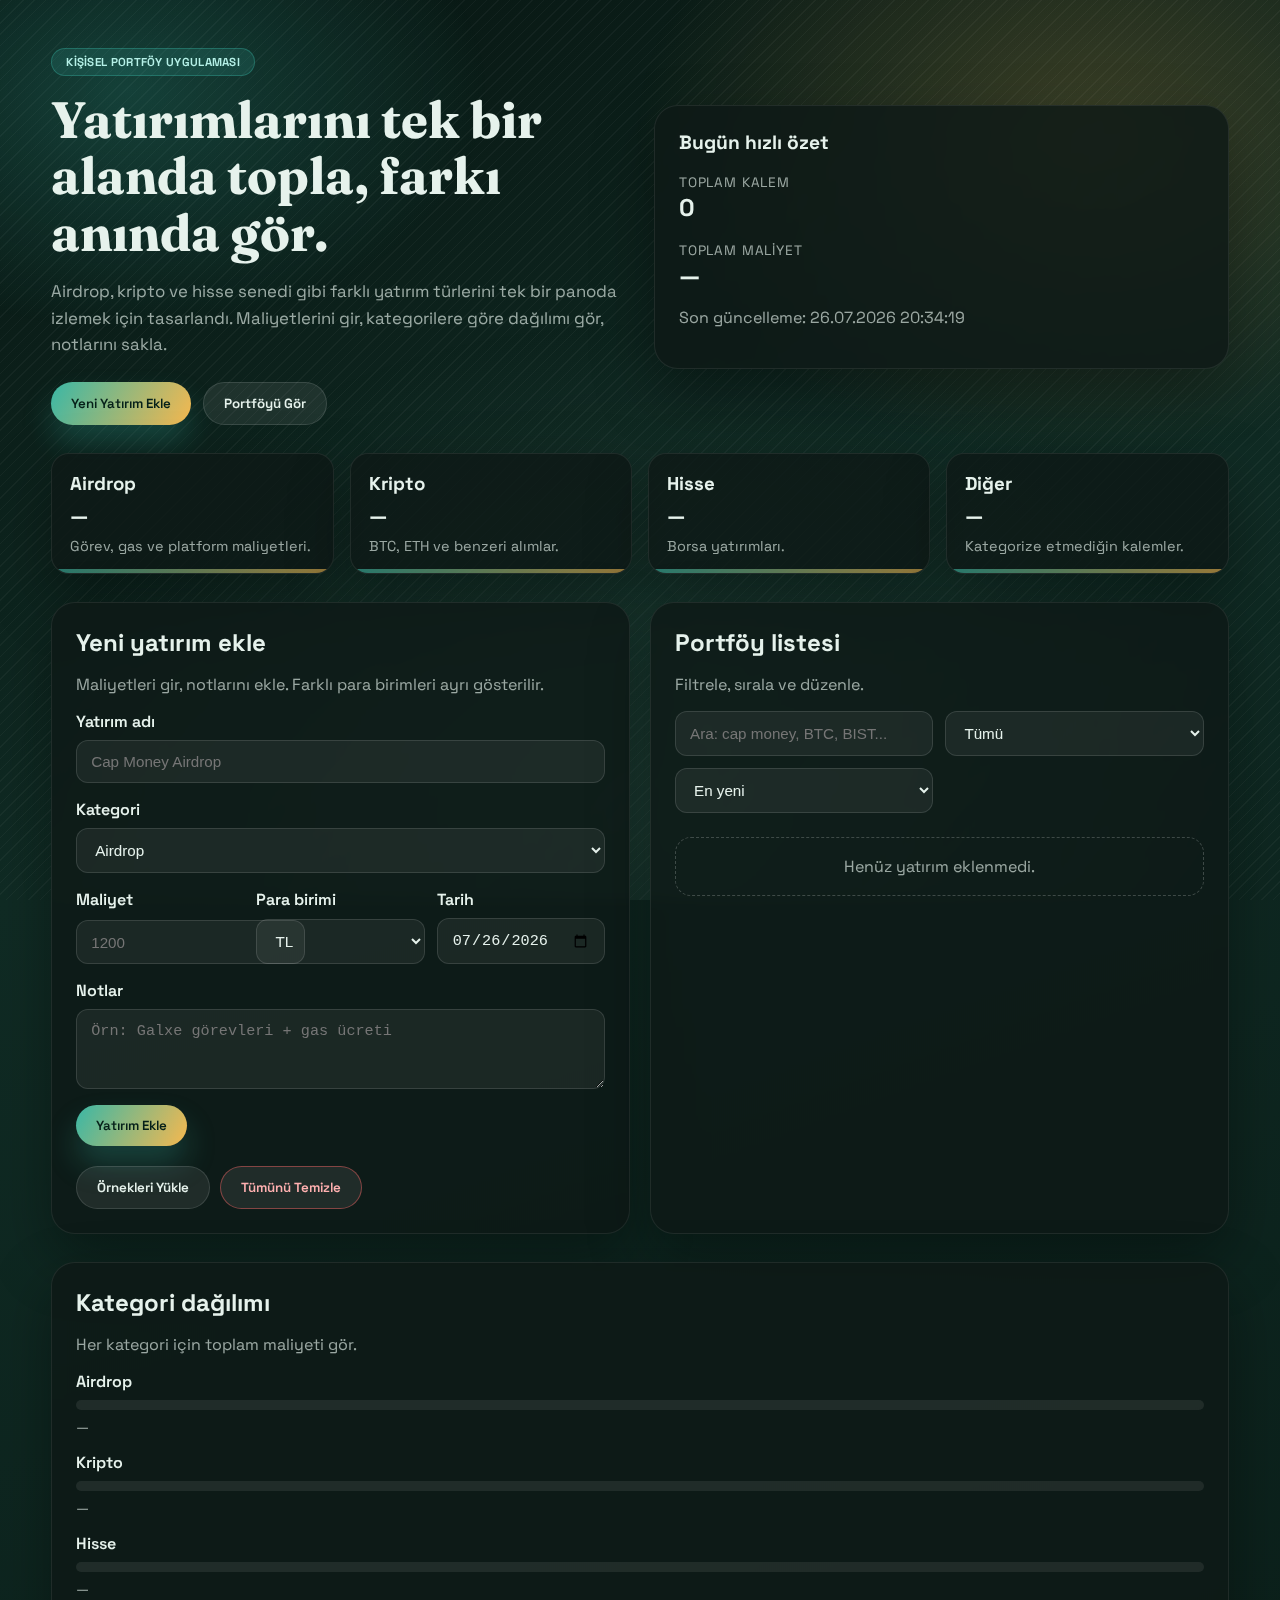
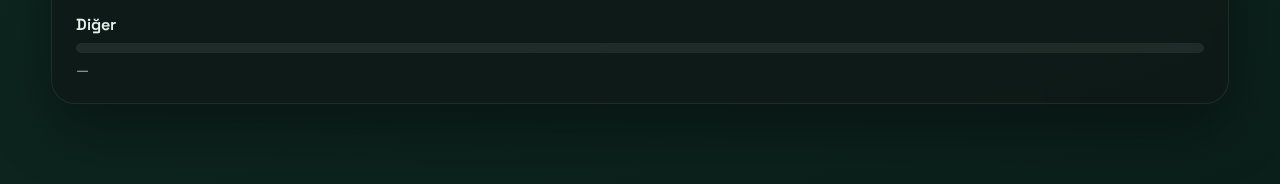
<file: index.html>
<!doctype html>
<html lang="tr">
<head>
  <meta charset="utf-8" />
  <meta name="viewport" content="width=device-width, initial-scale=1" />
  <title>Portföy Panosu</title>
  <link rel="stylesheet" href="style.css" />
</head>
<body>
  <div class="ambient"></div>
  <main class="page">
    <header class="hero">
      <div class="hero-text">
        <span class="pill">Kişisel Portföy Uygulaması</span>
        <h1>Yatırımlarını tek bir alanda topla, farkı anında gör.</h1>
        <p>
          Airdrop, kripto ve hisse senedi gibi farklı yatırım türlerini tek bir panoda
          izlemek için tasarlandı. Maliyetlerini gir, kategorilere göre dağılımı gör,
          notlarını sakla.
        </p>
        <div class="hero-actions">
          <button class="primary" type="button" id="jumpToForm">Yeni Yatırım Ekle</button>
          <button class="ghost" type="button" id="jumpToList">Portföyü Gör</button>
        </div>
      </div>
      <div class="hero-card">
        <h2>Bugün hızlı özet</h2>
        <div class="hero-metrics">
          <div>
            <span class="metric-label">Toplam Kalem</span>
            <strong id="totalItems">0</strong>
          </div>
          <div>
            <span class="metric-label">Toplam Maliyet</span>
            <strong id="totalCost">—</strong>
          </div>
        </div>
        <p class="muted" id="lastUpdated">Son güncelleme: —</p>
      </div>
    </header>

    <section class="summary" aria-live="polite">
      <div class="summary-card">
        <h3>Airdrop</h3>
        <div class="summary-value" id="totalAirdrop">—</div>
        <p class="summary-note">Görev, gas ve platform maliyetleri.</p>
      </div>
      <div class="summary-card">
        <h3>Kripto</h3>
        <div class="summary-value" id="totalCrypto">—</div>
        <p class="summary-note">BTC, ETH ve benzeri alımlar.</p>
      </div>
      <div class="summary-card">
        <h3>Hisse</h3>
        <div class="summary-value" id="totalStock">—</div>
        <p class="summary-note">Borsa yatırımları.</p>
      </div>
      <div class="summary-card">
        <h3>Diğer</h3>
        <div class="summary-value" id="totalOther">—</div>
        <p class="summary-note">Kategorize etmediğin kalemler.</p>
      </div>
    </section>

    <section class="content" id="formSection">
      <div class="panel form-panel">
        <div class="panel-header">
          <h2>Yeni yatırım ekle</h2>
          <p class="muted">Maliyetleri gir, notlarını ekle. Farklı para birimleri ayrı gösterilir.</p>
        </div>
        <form id="investmentForm" class="investment-form">
          <label>
            Yatırım adı
            <input id="investmentName" name="name" type="text" placeholder="Cap Money Airdrop" required />
          </label>
          <label>
            Kategori
            <select id="investmentCategory" name="category">
              <option value="airdrop">Airdrop</option>
              <option value="crypto">Kripto</option>
              <option value="stock">Hisse</option>
              <option value="other">Diğer</option>
            </select>
          </label>
          <div class="form-row">
            <label>
              Maliyet
              <input id="investmentCost" name="cost" type="number" min="0" step="0.01" placeholder="1200" required />
            </label>
            <label>
              Para birimi
              <select id="investmentCurrency" name="currency">
                <option value="TRY">TL</option>
                <option value="USD">USD</option>
                <option value="EUR">EUR</option>
              </select>
            </label>
            <label>
              Tarih
              <input id="investmentDate" name="date" type="date" required />
            </label>
          </div>
          <label>
            Notlar
            <textarea id="investmentNote" name="note" rows="3" placeholder="Örn: Galxe görevleri + gas ücreti"></textarea>
          </label>
          <div class="form-actions">
            <button class="primary" type="submit" id="submitBtn">Yatırım Ekle</button>
            <button class="ghost" type="button" id="cancelEditBtn" hidden>Düzenlemeyi İptal Et</button>
          </div>
          <div class="form-actions secondary">
            <button class="ghost" type="button" id="loadSampleBtn">Örnekleri Yükle</button>
            <button class="ghost danger" type="button" id="clearAllBtn">Tümünü Temizle</button>
          </div>
        </form>
      </div>

      <div class="panel list-panel" id="listSection">
        <div class="panel-header">
          <h2>Portföy listesi</h2>
          <p class="muted">Filtrele, sırala ve düzenle.</p>
        </div>
        <div class="list-controls">
          <input id="searchInput" type="search" placeholder="Ara: cap money, BTC, BIST..." />
          <select id="filterCategory">
            <option value="all">Tümü</option>
            <option value="airdrop">Airdrop</option>
            <option value="crypto">Kripto</option>
            <option value="stock">Hisse</option>
            <option value="other">Diğer</option>
          </select>
          <select id="sortBy">
            <option value="date-desc">En yeni</option>
            <option value="date-asc">En eski</option>
            <option value="cost-desc">Maliyet (yüksek)</option>
            <option value="cost-asc">Maliyet (düşük)</option>
            <option value="name-asc">İsim (A-Z)</option>
          </select>
        </div>
        <div id="investmentList" class="investment-list"></div>
        <div id="emptyState" class="empty-state">Henüz yatırım eklenmedi.</div>
      </div>
    </section>

    <section class="panel distribution-panel">
      <div class="panel-header">
        <h2>Kategori dağılımı</h2>
        <p class="muted">Her kategori için toplam maliyeti gör.</p>
      </div>
      <div class="distribution-grid">
        <div class="dist-item" data-category="airdrop">
          <div class="dist-title">Airdrop</div>
          <div class="dist-bar"><span></span></div>
          <div class="dist-value" id="distAirdrop">—</div>
        </div>
        <div class="dist-item" data-category="crypto">
          <div class="dist-title">Kripto</div>
          <div class="dist-bar"><span></span></div>
          <div class="dist-value" id="distCrypto">—</div>
        </div>
        <div class="dist-item" data-category="stock">
          <div class="dist-title">Hisse</div>
          <div class="dist-bar"><span></span></div>
          <div class="dist-value" id="distStock">—</div>
        </div>
        <div class="dist-item" data-category="other">
          <div class="dist-title">Diğer</div>
          <div class="dist-bar"><span></span></div>
          <div class="dist-value" id="distOther">—</div>
        </div>
      </div>
    </section>
  </main>

  <script src="script.js"></script>
</body>
</html>
</file>
<file: style.css>
@import url("https://fonts.googleapis.com/css2?family=Fraunces:opsz,wght@9..144,600;9..144,700&family=Space+Grotesk:wght@400;500;600;700&display=swap");

:root {
  --bg: #0b1f1a;
  --bg-2: #102b24;
  --card: rgba(13, 25, 22, 0.82);
  --card-border: rgba(255, 255, 255, 0.08);
  --text: #e6f2ec;
  --muted: rgba(230, 242, 236, 0.65);
  --accent: #f6b84f;
  --accent-2: #39b7a6;
  --danger: #e85d5d;
  --shadow: 0 24px 60px rgba(0, 0, 0, 0.35);
}

* {
  box-sizing: border-box;
}

body {
  margin: 0;
  min-height: 100vh;
  font-family: "Space Grotesk", "Segoe UI", sans-serif;
  color: var(--text);
  background: linear-gradient(160deg, #081612 0%, #102b24 40%, #0b1f1a 100%);
}

.ambient {
  position: fixed;
  inset: 0;
  background:
    radial-gradient(600px 400px at 10% 10%, rgba(57, 183, 166, 0.25), transparent 60%),
    radial-gradient(700px 500px at 85% 15%, rgba(246, 184, 79, 0.2), transparent 65%),
    radial-gradient(900px 700px at 50% 90%, rgba(76, 128, 110, 0.2), transparent 70%),
    repeating-linear-gradient(135deg, rgba(255, 255, 255, 0.04) 0 1px, transparent 1px 8px);
  pointer-events: none;
  z-index: -1;
}

.page {
  width: min(1200px, 92vw);
  margin: 0 auto;
  padding: 48px 0 80px;
  display: grid;
  gap: 28px;
}

.hero {
  display: grid;
  grid-template-columns: repeat(auto-fit, minmax(280px, 1fr));
  gap: 28px;
  align-items: center;
  animation: fade-in 0.8s ease;
}

.hero-text h1 {
  font-family: "Fraunces", serif;
  font-size: clamp(2rem, 2vw + 1.6rem, 3.2rem);
  line-height: 1.1;
  margin: 16px 0 12px;
}

.hero-text p {
  color: var(--muted);
  font-size: 1.05rem;
  line-height: 1.6;
  margin-bottom: 24px;
}

.pill {
  display: inline-flex;
  align-items: center;
  gap: 8px;
  padding: 6px 14px;
  border-radius: 999px;
  background: rgba(57, 183, 166, 0.16);
  border: 1px solid rgba(57, 183, 166, 0.35);
  color: #b6f1e8;
  font-weight: 600;
  letter-spacing: 0.3px;
  text-transform: uppercase;
  font-size: 0.72rem;
}

.hero-actions {
  display: flex;
  gap: 12px;
  flex-wrap: wrap;
}

.hero-card {
  background: var(--card);
  border: 1px solid var(--card-border);
  border-radius: 24px;
  padding: 24px;
  box-shadow: var(--shadow);
  backdrop-filter: blur(6px);
  animation: rise 0.9s ease;
}

.hero-card h2 {
  margin: 0 0 16px;
  font-size: 1.2rem;
}

.hero-metrics {
  display: grid;
  gap: 16px;
}

.hero-metrics strong {
  display: block;
  font-size: 1.5rem;
}

.metric-label {
  color: var(--muted);
  font-size: 0.85rem;
  text-transform: uppercase;
  letter-spacing: 0.06em;
}

.summary {
  display: grid;
  grid-template-columns: repeat(auto-fit, minmax(220px, 1fr));
  gap: 16px;
}

.summary-card {
  background: var(--card);
  border: 1px solid var(--card-border);
  border-radius: 18px;
  padding: 18px;
  box-shadow: var(--shadow);
  position: relative;
  overflow: hidden;
  animation: rise 0.8s ease;
}

.summary-card::after {
  content: "";
  position: absolute;
  inset: auto 0 0 0;
  height: 4px;
  background: linear-gradient(90deg, var(--accent-2), var(--accent));
  opacity: 0.6;
}

.summary-card h3 {
  margin: 0 0 8px;
}

.summary-value {
  font-size: 1.3rem;
  font-weight: 700;
}

.summary-note {
  color: var(--muted);
  font-size: 0.9rem;
  margin: 8px 0 0;
}

.content {
  display: grid;
  grid-template-columns: repeat(auto-fit, minmax(320px, 1fr));
  gap: 20px;
}

.panel {
  background: var(--card);
  border: 1px solid var(--card-border);
  border-radius: 24px;
  padding: 24px;
  box-shadow: var(--shadow);
  backdrop-filter: blur(6px);
}

.panel-header h2 {
  margin: 0 0 6px;
}

.muted {
  color: var(--muted);
}

.investment-form {
  display: grid;
  gap: 16px;
  margin-top: 12px;
}

.investment-form label {
  display: grid;
  gap: 8px;
  font-weight: 600;
}

.investment-form input,
.investment-form select,
.investment-form textarea,
.list-controls input,
.list-controls select {
  background: rgba(255, 255, 255, 0.06);
  border: 1px solid rgba(255, 255, 255, 0.12);
  color: var(--text);
  border-radius: 12px;
  padding: 12px 14px;
  font-size: 0.95rem;
}

.investment-form input:focus,
.investment-form select:focus,
.investment-form textarea:focus,
.list-controls input:focus,
.list-controls select:focus {
  outline: 2px solid rgba(246, 184, 79, 0.6);
  outline-offset: 2px;
}

.form-row {
  display: grid;
  gap: 12px;
  grid-template-columns: repeat(auto-fit, minmax(160px, 1fr));
}

.form-actions {
  display: flex;
  flex-wrap: wrap;
  gap: 10px;
}

.form-actions.secondary {
  margin-top: 4px;
}

button {
  font-family: inherit;
  border: none;
  cursor: pointer;
  border-radius: 999px;
  padding: 12px 20px;
  font-weight: 600;
  transition: transform 0.2s ease, box-shadow 0.2s ease, background 0.2s ease;
}

button.primary {
  background: linear-gradient(120deg, var(--accent-2), var(--accent));
  color: #062019;
  box-shadow: 0 18px 30px rgba(57, 183, 166, 0.25);
}

button.ghost {
  background: rgba(255, 255, 255, 0.08);
  color: var(--text);
  border: 1px solid rgba(255, 255, 255, 0.12);
}

button.ghost.danger {
  border-color: rgba(232, 93, 93, 0.5);
  color: #ffb0b0;
}

button:hover {
  transform: translateY(-1px);
  box-shadow: 0 10px 20px rgba(0, 0, 0, 0.2);
}

button:disabled {
  opacity: 0.6;
  cursor: not-allowed;
  transform: none;
  box-shadow: none;
}

.list-controls {
  display: grid;
  grid-template-columns: repeat(auto-fit, minmax(180px, 1fr));
  gap: 12px;
  margin: 16px 0 12px;
}

.investment-list {
  display: grid;
  gap: 12px;
}

.investment-card {
  background: rgba(13, 27, 23, 0.9);
  border: 1px solid rgba(255, 255, 255, 0.08);
  border-radius: 16px;
  padding: 16px;
  display: grid;
  gap: 10px;
  animation: card-in 0.6s ease;
}

.card-top {
  display: flex;
  justify-content: space-between;
  align-items: center;
  gap: 12px;
}

.chip {
  padding: 4px 10px;
  border-radius: 999px;
  font-size: 0.75rem;
  font-weight: 600;
  text-transform: uppercase;
  letter-spacing: 0.05em;
  background: rgba(255, 255, 255, 0.12);
}

.amount {
  font-size: 1.1rem;
  font-weight: 700;
}

.card-meta {
  display: flex;
  flex-wrap: wrap;
  gap: 12px;
  color: var(--muted);
  font-size: 0.9rem;
}

.card-actions {
  display: flex;
  gap: 8px;
  flex-wrap: wrap;
}

.empty-state {
  padding: 18px;
  text-align: center;
  color: var(--muted);
  border: 1px dashed rgba(255, 255, 255, 0.2);
  border-radius: 16px;
  margin-top: 12px;
}

.distribution-grid {
  display: grid;
  gap: 16px;
}

.dist-item {
  display: grid;
  gap: 8px;
}

.dist-title {
  font-weight: 600;
}

.dist-bar {
  height: 10px;
  background: rgba(255, 255, 255, 0.08);
  border-radius: 999px;
  overflow: hidden;
}

.dist-bar span {
  display: block;
  height: 100%;
  width: var(--value, 0%);
  background: linear-gradient(90deg, var(--accent-2), var(--accent));
  transition: width 0.4s ease;
}

.dist-value {
  color: var(--muted);
  font-size: 0.9rem;
}

@keyframes fade-in {
  from {
    opacity: 0;
    transform: translateY(12px);
  }
  to {
    opacity: 1;
    transform: translateY(0);
  }
}

@keyframes rise {
  from {
    opacity: 0;
    transform: translateY(14px);
  }
  to {
    opacity: 1;
    transform: translateY(0);
  }
}

@keyframes card-in {
  from {
    opacity: 0;
    transform: translateY(10px) scale(0.98);
  }
  to {
    opacity: 1;
    transform: translateY(0) scale(1);
  }
}

@media (max-width: 720px) {
  .page {
    padding: 32px 0 60px;
  }

  .hero-actions {
    flex-direction: column;
    align-items: stretch;
  }

  button {
    width: 100%;
  }
}

@media (prefers-reduced-motion: reduce) {
  * {
    animation: none !important;
    transition: none !important;
  }
}
</file>
